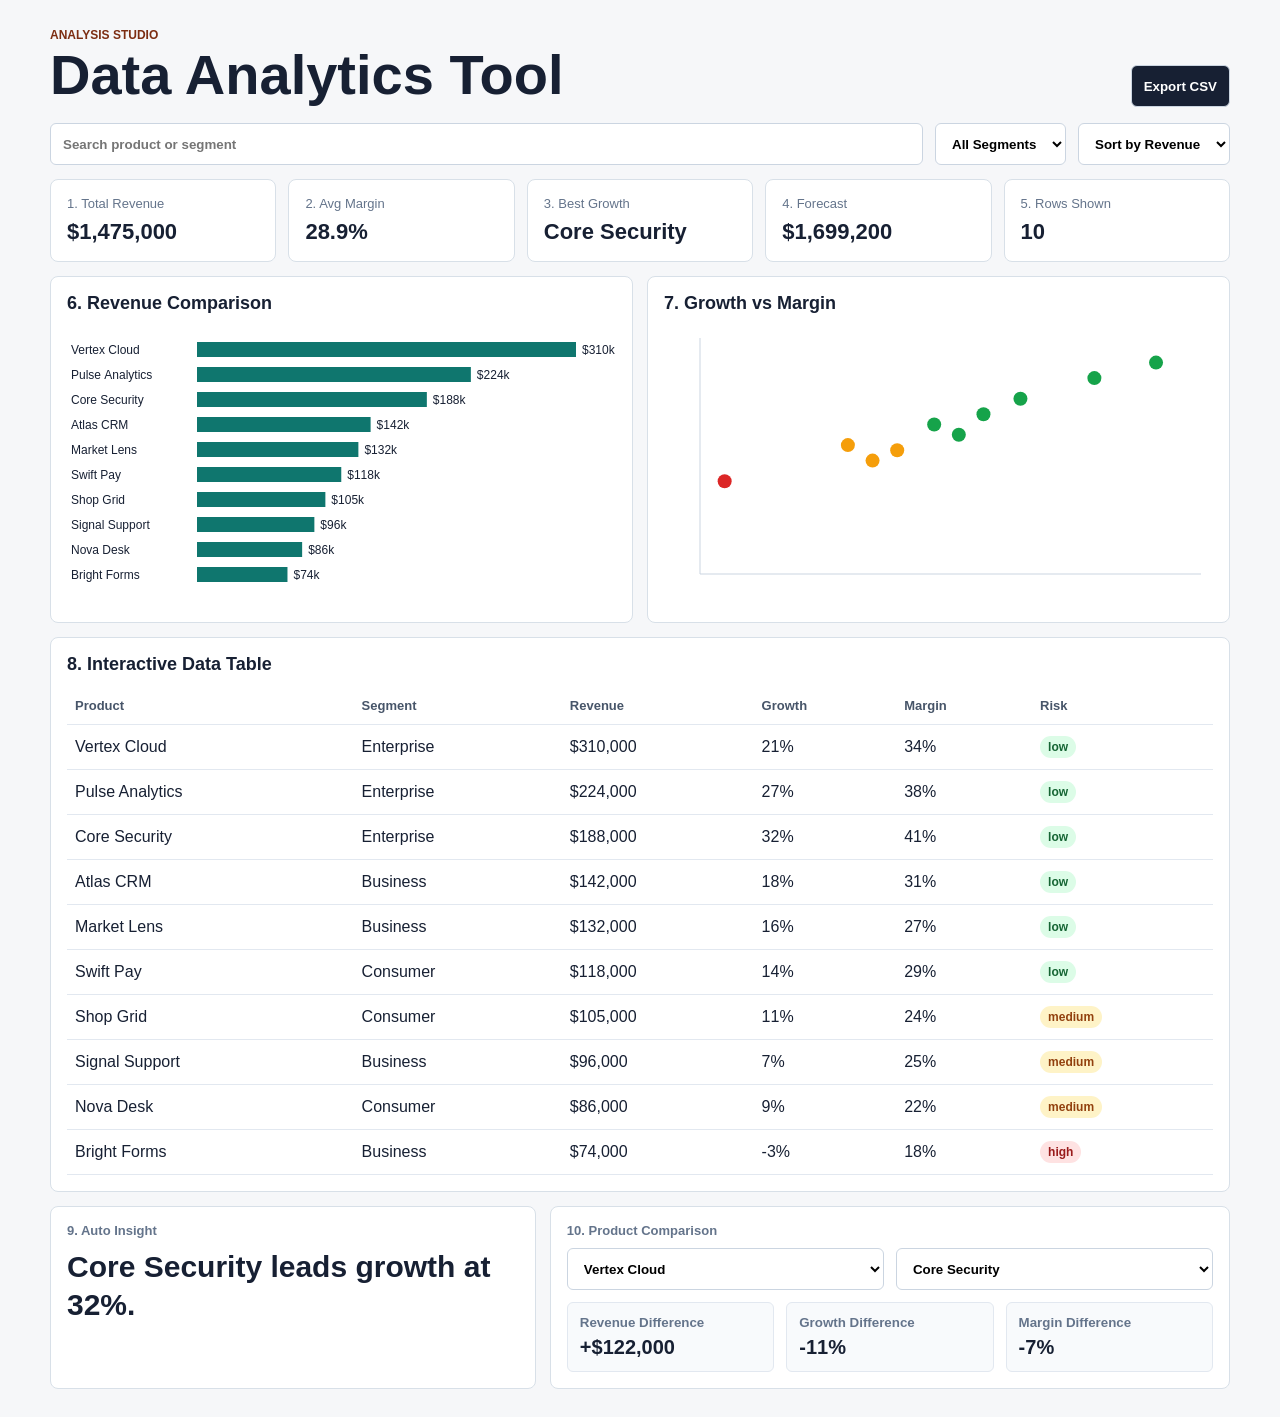
<file: analytics-tool/index.html>
<!DOCTYPE html>
<html lang="en">
<head>
  <meta charset="UTF-8">
  <meta name="viewport" content="width=device-width, initial-scale=1.0">
  <title>Data Analytics Tool</title>
  <link rel="stylesheet" href="styles.css">
</head>
<body>
  <main>
    <header>
      <div>
        <p>Analysis Studio</p>
        <h1>Data Analytics Tool</h1>
      </div>
      <button id="exportCsv">Export CSV</button>
    </header>

    <section class="toolbar">
      <input id="search" type="search" placeholder="Search product or segment">
      <select id="segment">
        <option value="all">All Segments</option>
        <option value="Consumer">Consumer</option>
        <option value="Business">Business</option>
        <option value="Enterprise">Enterprise</option>
      </select>
      <select id="sort">
        <option value="revenue">Sort by Revenue</option>
        <option value="growth">Sort by Growth</option>
        <option value="margin">Sort by Margin</option>
      </select>
    </section>

    <section class="features">
      <article><span>1. Total Revenue</span><strong id="totalRevenue">$0</strong></article>
      <article><span>2. Avg Margin</span><strong id="avgMargin">0%</strong></article>
      <article><span>3. Best Growth</span><strong id="bestGrowth">-</strong></article>
      <article><span>4. Forecast</span><strong id="forecast">$0</strong></article>
      <article><span>5. Rows Shown</span><strong id="rowsShown">0</strong></article>
    </section>

    <section class="workspace">
      <article class="visual">
        <h2>6. Revenue Comparison</h2>
        <canvas id="barChart"></canvas>
      </article>
      <article class="visual">
        <h2>7. Growth vs Margin</h2>
        <canvas id="scatterChart"></canvas>
      </article>
    </section>

    <section class="table-wrap">
      <div class="table-head">
        <h2>8. Interactive Data Table</h2>
      </div>
      <div class="table-scroll">
        <table>
          <thead>
            <tr>
              <th>Product</th>
              <th>Segment</th>
              <th>Revenue</th>
              <th>Growth</th>
              <th>Margin</th>
              <th>Risk</th>
            </tr>
          </thead>
          <tbody id="tableBody"></tbody>
        </table>
      </div>
    </section>

    <section class="bottom-grid">
      <article class="insight-card">
        <span>9. Auto Insight</span>
        <strong id="insight">Auto insight appears here.</strong>
      </article>
      <article class="compare-card">
        <span>10. Product Comparison</span>
        <div class="compare-controls">
          <select id="compareA" aria-label="First product"></select>
          <select id="compareB" aria-label="Second product"></select>
        </div>
        <div id="compareResult" class="compare-result"></div>
      </article>
    </section>
  </main>
  <script src="script.js"></script>
</body>
</html>
</file>
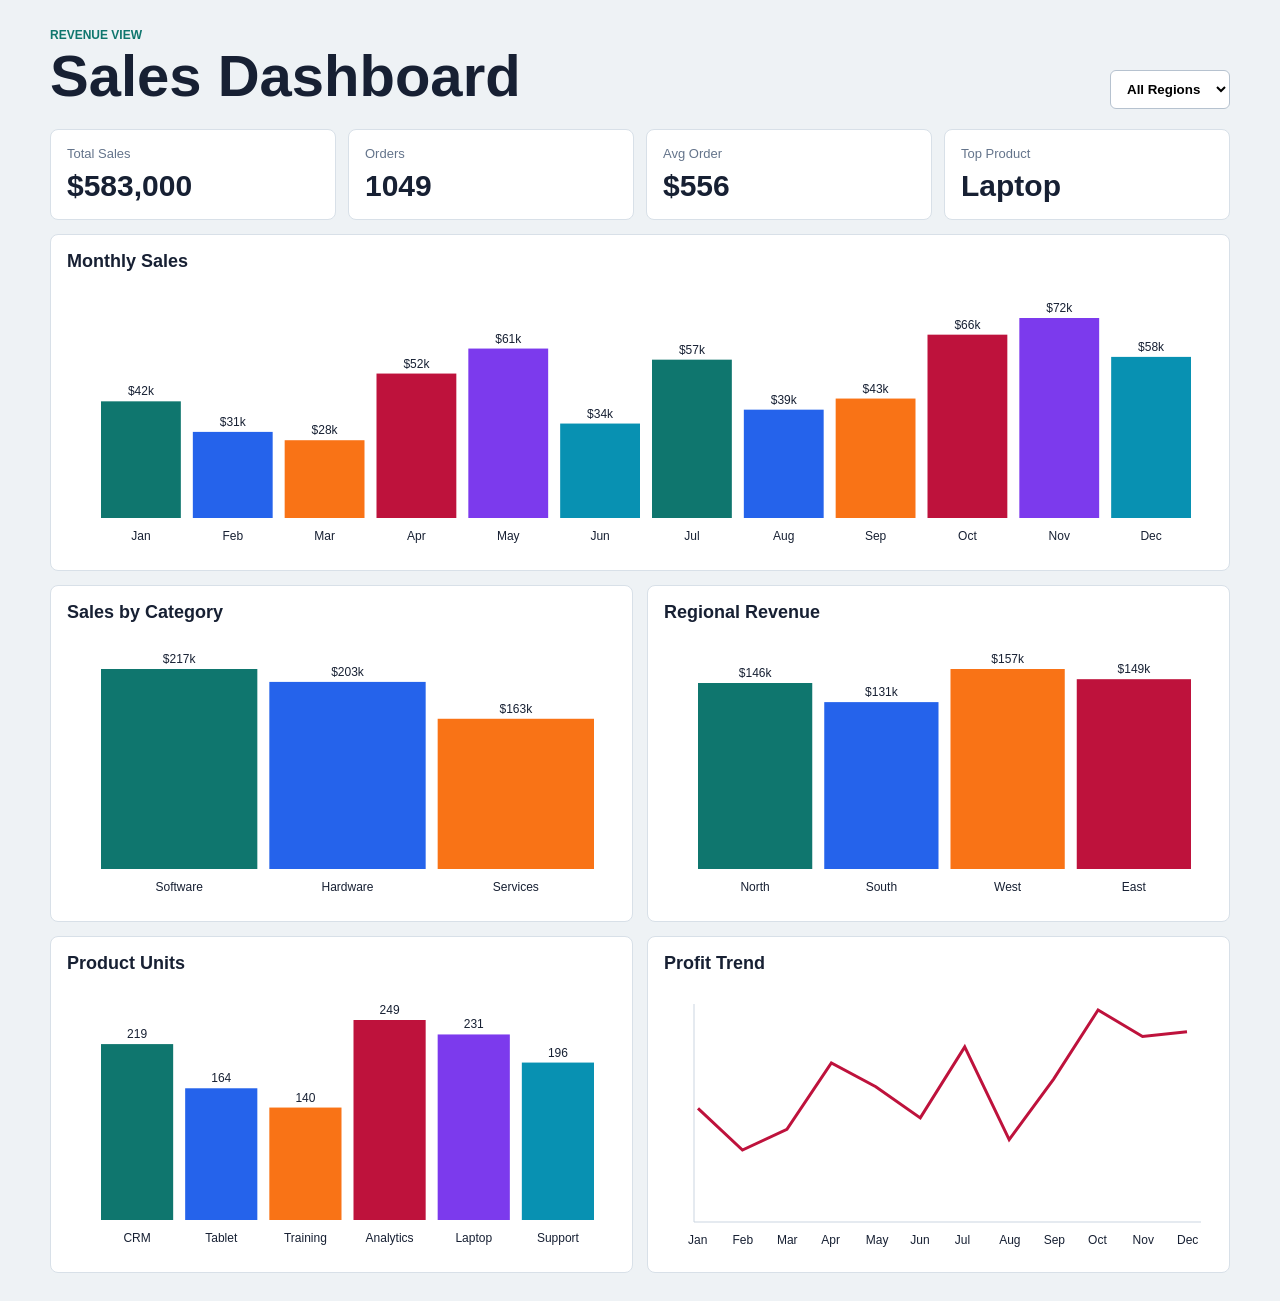
<file: sales-dashboard/index.html>
<!DOCTYPE html>
<html lang="en">
<head>
  <meta charset="UTF-8">
  <meta name="viewport" content="width=device-width, initial-scale=1.0">
  <title>Sales Dashboard</title>
  <link rel="stylesheet" href="styles.css">
</head>
<body>
  <main>
    <header class="topbar">
      <div>
        <p>Revenue View</p>
        <h1>Sales Dashboard</h1>
      </div>
      <select id="region">
        <option value="all">All Regions</option>
        <option value="North">North</option>
        <option value="South">South</option>
        <option value="West">West</option>
        <option value="East">East</option>
      </select>
    </header>

    <section class="kpis">
      <article><span>Total Sales</span><strong id="totalSales">$0</strong></article>
      <article><span>Orders</span><strong id="orders">0</strong></article>
      <article><span>Avg Order</span><strong id="avgOrder">$0</strong></article>
      <article><span>Top Product</span><strong id="topProduct">-</strong></article>
    </section>

    <section class="grid">
      <article class="chart"><h2>Monthly Sales</h2><canvas id="monthlyChart"></canvas></article>
      <article class="chart"><h2>Sales by Category</h2><canvas id="categoryChart"></canvas></article>
      <article class="chart"><h2>Regional Revenue</h2><canvas id="regionChart"></canvas></article>
      <article class="chart"><h2>Product Units</h2><canvas id="productChart"></canvas></article>
      <article class="chart"><h2>Profit Trend</h2><canvas id="profitChart"></canvas></article>
    </section>
  </main>
  <script src="script.js"></script>
</body>
</html>
</file>
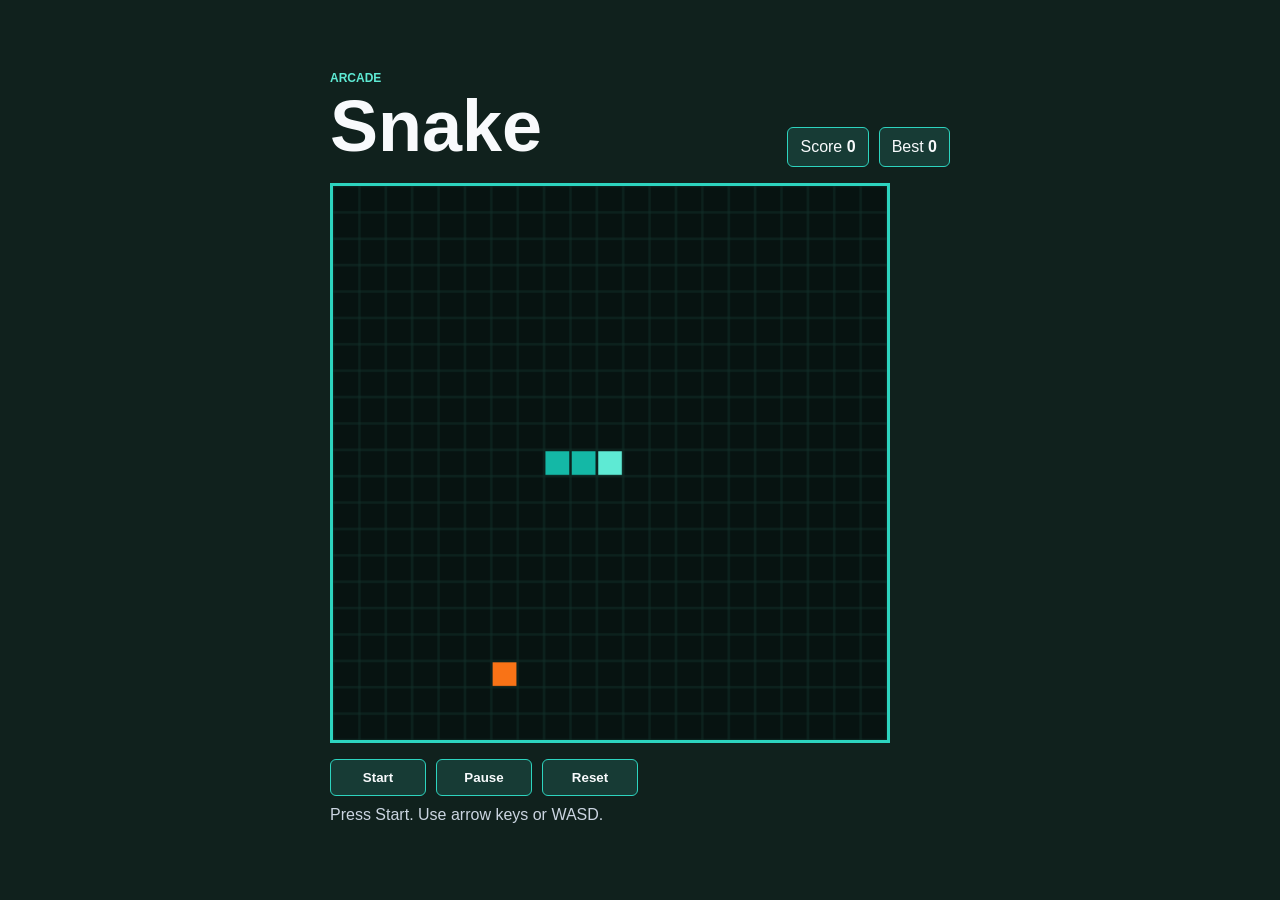
<file: snake-game/index.html>
<!DOCTYPE html>
<html lang="en">
<head>
  <meta charset="UTF-8">
  <meta name="viewport" content="width=device-width, initial-scale=1.0">
  <title>Snake Game</title>
  <link rel="stylesheet" href="styles.css">
</head>
<body>
  <main class="game">
    <header>
      <div>
        <p>Arcade</p>
        <h1>Snake</h1>
      </div>
      <div class="stats">
        <span>Score <strong id="score">0</strong></span>
        <span>Best <strong id="best">0</strong></span>
      </div>
    </header>
    <canvas id="canvas" width="420" height="420" aria-label="Snake game board"></canvas>
    <div class="controls">
      <button id="start">Start</button>
      <button id="pause">Pause</button>
      <button id="reset">Reset</button>
    </div>
    <p id="status">Use arrow keys or WASD.</p>
  </main>
  <script src="script.js"></script>
</body>
</html>
</file>
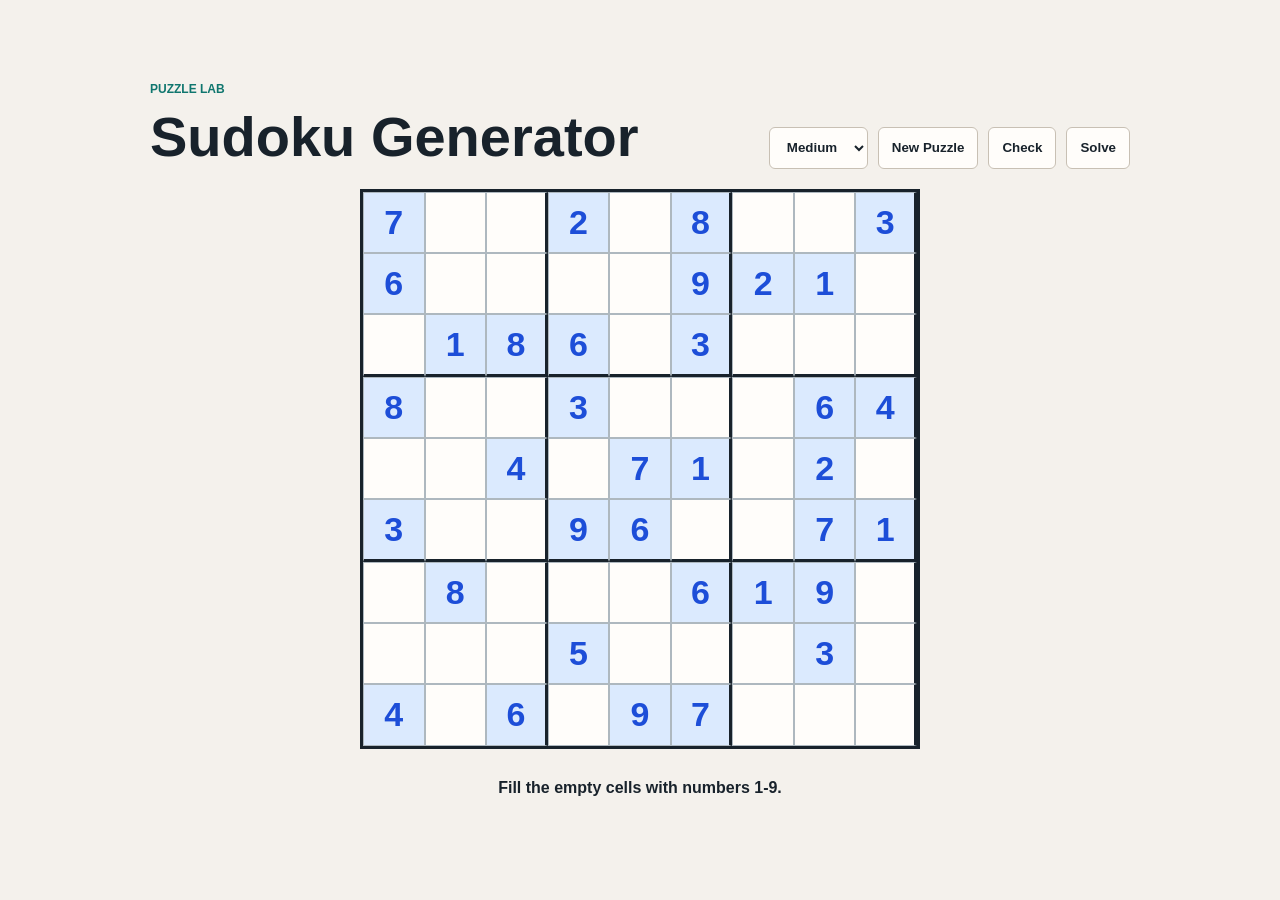
<file: sudoku-generator/index.html>
<!DOCTYPE html>
<html lang="en">
<head>
  <meta charset="UTF-8">
  <meta name="viewport" content="width=device-width, initial-scale=1.0">
  <title>Sudoku Puzzle Generator</title>
  <link rel="stylesheet" href="styles.css">
</head>
<body>
  <main class="app">
    <section class="panel">
      <div>
        <p class="eyebrow">Puzzle Lab</p>
        <h1>Sudoku Generator</h1>
      </div>
      <div class="controls">
        <select id="difficulty" aria-label="Difficulty">
          <option value="easy">Easy</option>
          <option value="medium" selected>Medium</option>
          <option value="hard">Hard</option>
        </select>
        <button id="newPuzzle">New Puzzle</button>
        <button id="checkPuzzle">Check</button>
        <button id="solvePuzzle">Solve</button>
      </div>
    </section>

    <section class="board-wrap">
      <div id="board" class="board" aria-label="Sudoku board"></div>
      <p id="message" class="message">Fill the empty cells with numbers 1-9.</p>
    </section>
  </main>
  <script src="script.js"></script>
</body>
</html>
</file>
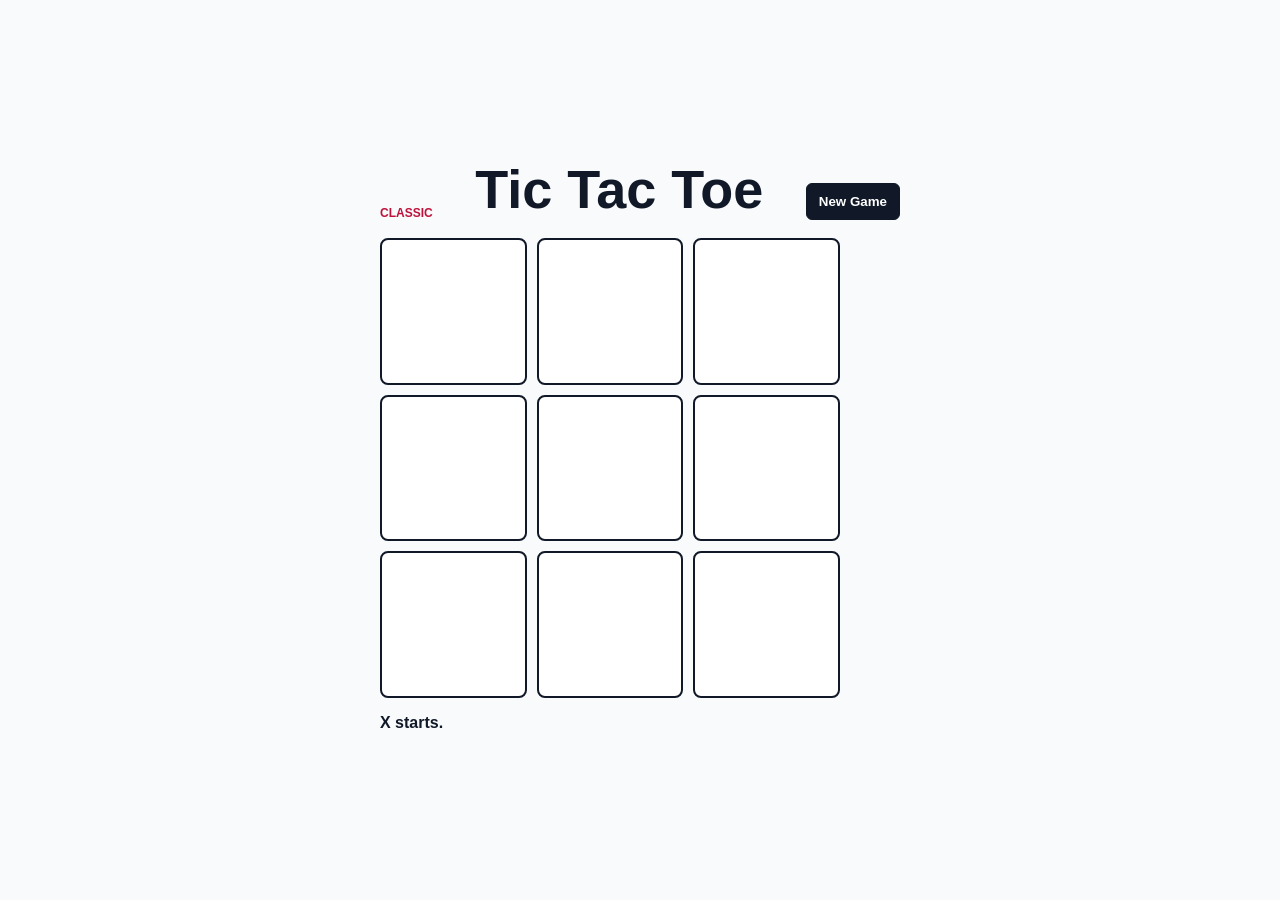
<file: tic-tac-toe/index.html>
<!DOCTYPE html>
<html lang="en">
<head>
  <meta charset="UTF-8">
  <meta name="viewport" content="width=device-width, initial-scale=1.0">
  <title>Tic Tac Toe</title>
  <link rel="stylesheet" href="styles.css">
</head>
<body>
  <main class="app">
    <header>
      <p>Classic</p>
      <h1>Tic Tac Toe</h1>
      <button id="reset">New Game</button>
    </header>
    <section id="board" class="board" aria-label="Tic tac toe board"></section>
    <p id="status">X starts.</p>
  </main>
  <script src="script.js"></script>
</body>
</html>
</file>
<file: analytics-tool/styles.css>
* {
  box-sizing: border-box;
}

body {
  margin: 0;
  font-family: Arial, Helvetica, sans-serif;
  color: #172033;
  background: #f6f7f9;
}

main {
  width: min(1180px, calc(100% - 32px));
  margin: 0 auto;
  padding: 28px 0;
}

header,
.toolbar,
.table-head,
.compare-controls,
.compare-result {
  display: flex;
  align-items: end;
  justify-content: space-between;
  gap: 12px;
  flex-wrap: wrap;
}

header {
  margin-bottom: 16px;
}

p,
h1,
h2 {
  margin: 0;
}

header p {
  color: #7c2d12;
  font-size: 12px;
  text-transform: uppercase;
  font-weight: 800;
}

h1 {
  font-size: clamp(30px, 6vw, 56px);
}

h2 {
  font-size: 18px;
  margin-bottom: 12px;
}

input,
select,
button {
  border: 1px solid #cbd5e1;
  background: #fff;
  border-radius: 6px;
  padding: 10px 12px;
  min-height: 42px;
  font-weight: 700;
}

button {
  background: #172033;
  color: #fff;
  cursor: pointer;
}

.toolbar {
  align-items: stretch;
  margin-bottom: 14px;
}

input {
  flex: 1 1 260px;
}

.features {
  display: grid;
  grid-template-columns: repeat(5, 1fr);
  gap: 12px;
  margin-bottom: 14px;
}

.features article,
.visual,
.table-wrap,
.insight-card,
.compare-card {
  background: #fff;
  border: 1px solid #d8e0e8;
  border-radius: 8px;
  padding: 16px;
}

.features span {
  display: block;
  color: #64748b;
  font-size: 13px;
  margin-bottom: 8px;
}

.features strong {
  font-size: 22px;
}

.workspace {
  display: grid;
  grid-template-columns: 1fr 1fr;
  gap: 14px;
  margin-bottom: 14px;
}

.table-wrap {
  margin-bottom: 14px;
}

.bottom-grid {
  display: grid;
  grid-template-columns: 1fr 1.4fr;
  gap: 14px;
}

.insight-card span,
.compare-card span {
  display: block;
  color: #64748b;
  font-size: 13px;
  font-weight: 800;
  margin-bottom: 10px;
}

.insight-card strong {
  display: block;
  color: #172033;
  font-size: clamp(20px, 3vw, 30px);
  line-height: 1.25;
}

.compare-controls {
  align-items: stretch;
  margin-bottom: 12px;
}

.compare-controls select {
  flex: 1 1 190px;
}

.compare-result {
  align-items: stretch;
  justify-content: flex-start;
}

.compare-result div {
  flex: 1 1 140px;
  background: #f8fafc;
  border: 1px solid #e2e8f0;
  border-radius: 6px;
  padding: 12px;
}

.compare-result small {
  display: block;
  color: #64748b;
  font-weight: 800;
  margin-bottom: 6px;
}

.compare-result strong {
  display: block;
  font-size: 20px;
}

canvas {
  width: 100%;
  height: 280px;
  display: block;
}

table {
  width: 100%;
  min-width: 680px;
  border-collapse: collapse;
}

.table-scroll {
  overflow-x: auto;
}

th,
td {
  text-align: left;
  border-bottom: 1px solid #e2e8f0;
  padding: 11px 8px;
}

th {
  color: #475569;
  font-size: 13px;
}

.risk {
  display: inline-block;
  border-radius: 999px;
  padding: 4px 8px;
  font-size: 12px;
  font-weight: 800;
}

.low {
  background: #dcfce7;
  color: #166534;
}

.medium {
  background: #fef3c7;
  color: #92400e;
}

.high {
  background: #fee2e2;
  color: #991b1b;
}

#insight {
  font-weight: 700;
}

.empty-row {
  color: #64748b;
  font-weight: 700;
  text-align: center;
}

@media (max-width: 900px) {
  .features,
  .workspace,
  .bottom-grid {
    grid-template-columns: 1fr;
  }
}
</file>
<file: sales-dashboard/styles.css>
* {
  box-sizing: border-box;
}

body {
  margin: 0;
  font-family: Arial, Helvetica, sans-serif;
  background: #eef2f5;
  color: #172033;
}

main {
  width: min(1180px, calc(100% - 32px));
  margin: 0 auto;
  padding: 28px 0;
}

.topbar {
  display: flex;
  justify-content: space-between;
  align-items: end;
  gap: 16px;
  margin-bottom: 20px;
}

p,
h1,
h2 {
  margin: 0;
}

.topbar p {
  color: #0f766e;
  text-transform: uppercase;
  font-size: 12px;
  font-weight: 800;
}

h1 {
  font-size: clamp(32px, 6vw, 58px);
}

select {
  border: 1px solid #b6c2cf;
  background: white;
  border-radius: 6px;
  padding: 10px 12px;
  font-weight: 800;
}

.kpis {
  display: grid;
  grid-template-columns: repeat(4, 1fr);
  gap: 12px;
  margin-bottom: 14px;
}

.kpis article,
.chart {
  background: white;
  border: 1px solid #d8e0e8;
  border-radius: 8px;
}

.kpis article {
  padding: 16px;
}

.kpis span {
  display: block;
  color: #64748b;
  font-size: 13px;
  margin-bottom: 8px;
}

.kpis strong {
  font-size: clamp(20px, 3vw, 30px);
}

.grid {
  display: grid;
  grid-template-columns: repeat(2, 1fr);
  gap: 14px;
}

.chart {
  padding: 16px;
}

.chart:first-child {
  grid-column: span 2;
}

h2 {
  font-size: 18px;
  margin-bottom: 12px;
}

canvas {
  width: 100%;
  height: 270px;
  display: block;
}

@media (max-width: 780px) {
  .topbar {
    align-items: stretch;
    flex-direction: column;
  }

  .kpis,
  .grid {
    grid-template-columns: 1fr;
  }

  .chart:first-child {
    grid-column: auto;
  }
}
</file>
<file: snake-game/styles.css>
* {
  box-sizing: border-box;
}

body {
  margin: 0;
  min-height: 100vh;
  display: grid;
  place-items: center;
  font-family: Arial, Helvetica, sans-serif;
  background: #10211d;
  color: #f8fafc;
  padding: 22px;
}

.game {
  width: min(620px, 100%);
}

header {
  display: flex;
  align-items: end;
  justify-content: space-between;
  gap: 14px;
  margin-bottom: 16px;
}

p,
h1 {
  margin: 0;
}

header p {
  color: #5eead4;
  font-weight: 700;
  text-transform: uppercase;
  font-size: 12px;
}

h1 {
  font-size: clamp(38px, 8vw, 72px);
}

.stats {
  display: flex;
  gap: 10px;
  flex-wrap: wrap;
  justify-content: flex-end;
}

.stats span,
button {
  background: #173b35;
  border: 1px solid #2dd4bf;
  border-radius: 6px;
  padding: 10px 12px;
}

canvas {
  width: min(92vw, 560px);
  aspect-ratio: 1;
  height: auto;
  display: block;
  background: #071311;
  border: 3px solid #2dd4bf;
}

.controls {
  display: flex;
  gap: 10px;
  flex-wrap: wrap;
  margin: 16px 0 10px;
}

button {
  color: #f8fafc;
  cursor: pointer;
  font-weight: 700;
  min-width: 96px;
}

button:hover {
  background: #115e59;
}

#status {
  color: #cbd5e1;
  min-height: 24px;
}
</file>
<file: sudoku-generator/styles.css>
* {
  box-sizing: border-box;
}

body {
  margin: 0;
  min-height: 100vh;
  font-family: Arial, Helvetica, sans-serif;
  background: #f4f1ec;
  color: #18222b;
  display: grid;
  place-items: center;
  padding: 24px;
}

.app {
  width: min(980px, 100%);
}

.panel {
  display: flex;
  justify-content: space-between;
  gap: 16px;
  align-items: end;
  margin-bottom: 20px;
}

.eyebrow {
  margin: 0 0 8px;
  text-transform: uppercase;
  font-size: 12px;
  font-weight: 700;
  color: #0f766e;
}

h1 {
  margin: 0;
  font-size: clamp(32px, 5vw, 56px);
}

.controls {
  display: flex;
  flex-wrap: wrap;
  gap: 10px;
  justify-content: flex-end;
}

button,
select {
  border: 1px solid #c8c0b4;
  background: #fffdfa;
  color: #18222b;
  border-radius: 6px;
  padding: 10px 13px;
  font-weight: 700;
  min-height: 42px;
}

button {
  cursor: pointer;
}

button:hover {
  background: #e8faf7;
  border-color: #0f766e;
}

.board-wrap {
  display: grid;
  justify-items: center;
  gap: 14px;
}

.board {
  width: min(92vw, 560px);
  aspect-ratio: 1;
  display: grid;
  grid-template-columns: repeat(9, 1fr);
  background: #18222b;
  border: 3px solid #18222b;
}

.cell {
  width: 100%;
  height: 100%;
  border: 1px solid #aeb8bf;
  text-align: center;
  font-size: clamp(18px, 5vw, 34px);
  font-weight: 700;
  background: #fffdfa;
  color: #18222b;
}

.cell:nth-child(3n) {
  border-right: 3px solid #18222b;
}

.cell:nth-child(n+19):nth-child(-n+27),
.cell:nth-child(n+46):nth-child(-n+54) {
  border-bottom: 3px solid #18222b;
}

.cell.given {
  background: #dbeafe;
  color: #1d4ed8;
}

.cell.invalid {
  background: #fee2e2;
}

.message {
  min-height: 24px;
  font-weight: 700;
}

@media (max-width: 720px) {
  .panel {
    align-items: stretch;
    flex-direction: column;
  }

  .controls {
    justify-content: stretch;
  }

  button,
  select {
    flex: 1 1 130px;
  }
}
</file>
<file: tic-tac-toe/styles.css>
* {
  box-sizing: border-box;
}

body {
  margin: 0;
  min-height: 100vh;
  display: grid;
  place-items: center;
  font-family: Arial, Helvetica, sans-serif;
  background: #f8fafc;
  color: #111827;
  padding: 22px;
}

.app {
  width: min(520px, 100%);
}

header {
  display: flex;
  justify-content: space-between;
  align-items: end;
  gap: 12px;
  margin-bottom: 18px;
}

p,
h1 {
  margin: 0;
}

header p {
  color: #be123c;
  text-transform: uppercase;
  font-weight: 800;
  font-size: 12px;
}

h1 {
  font-size: clamp(30px, 7vw, 54px);
}

button {
  border: 1px solid #111827;
  background: #111827;
  color: #fff;
  border-radius: 6px;
  padding: 10px 12px;
  font-weight: 800;
  cursor: pointer;
}

.board {
  display: grid;
  grid-template-columns: repeat(3, 1fr);
  width: min(90vw, 460px);
  aspect-ratio: 1;
  gap: 10px;
}

.cell {
  border: 2px solid #111827;
  background: #fff;
  border-radius: 8px;
  font-size: clamp(52px, 18vw, 104px);
  font-weight: 900;
  color: #be123c;
  cursor: pointer;
}

.cell.o {
  color: #0369a1;
}

.cell.win {
  background: #dcfce7;
  border-color: #16a34a;
}

#status {
  margin-top: 16px;
  min-height: 28px;
  font-weight: 800;
}
</file>
